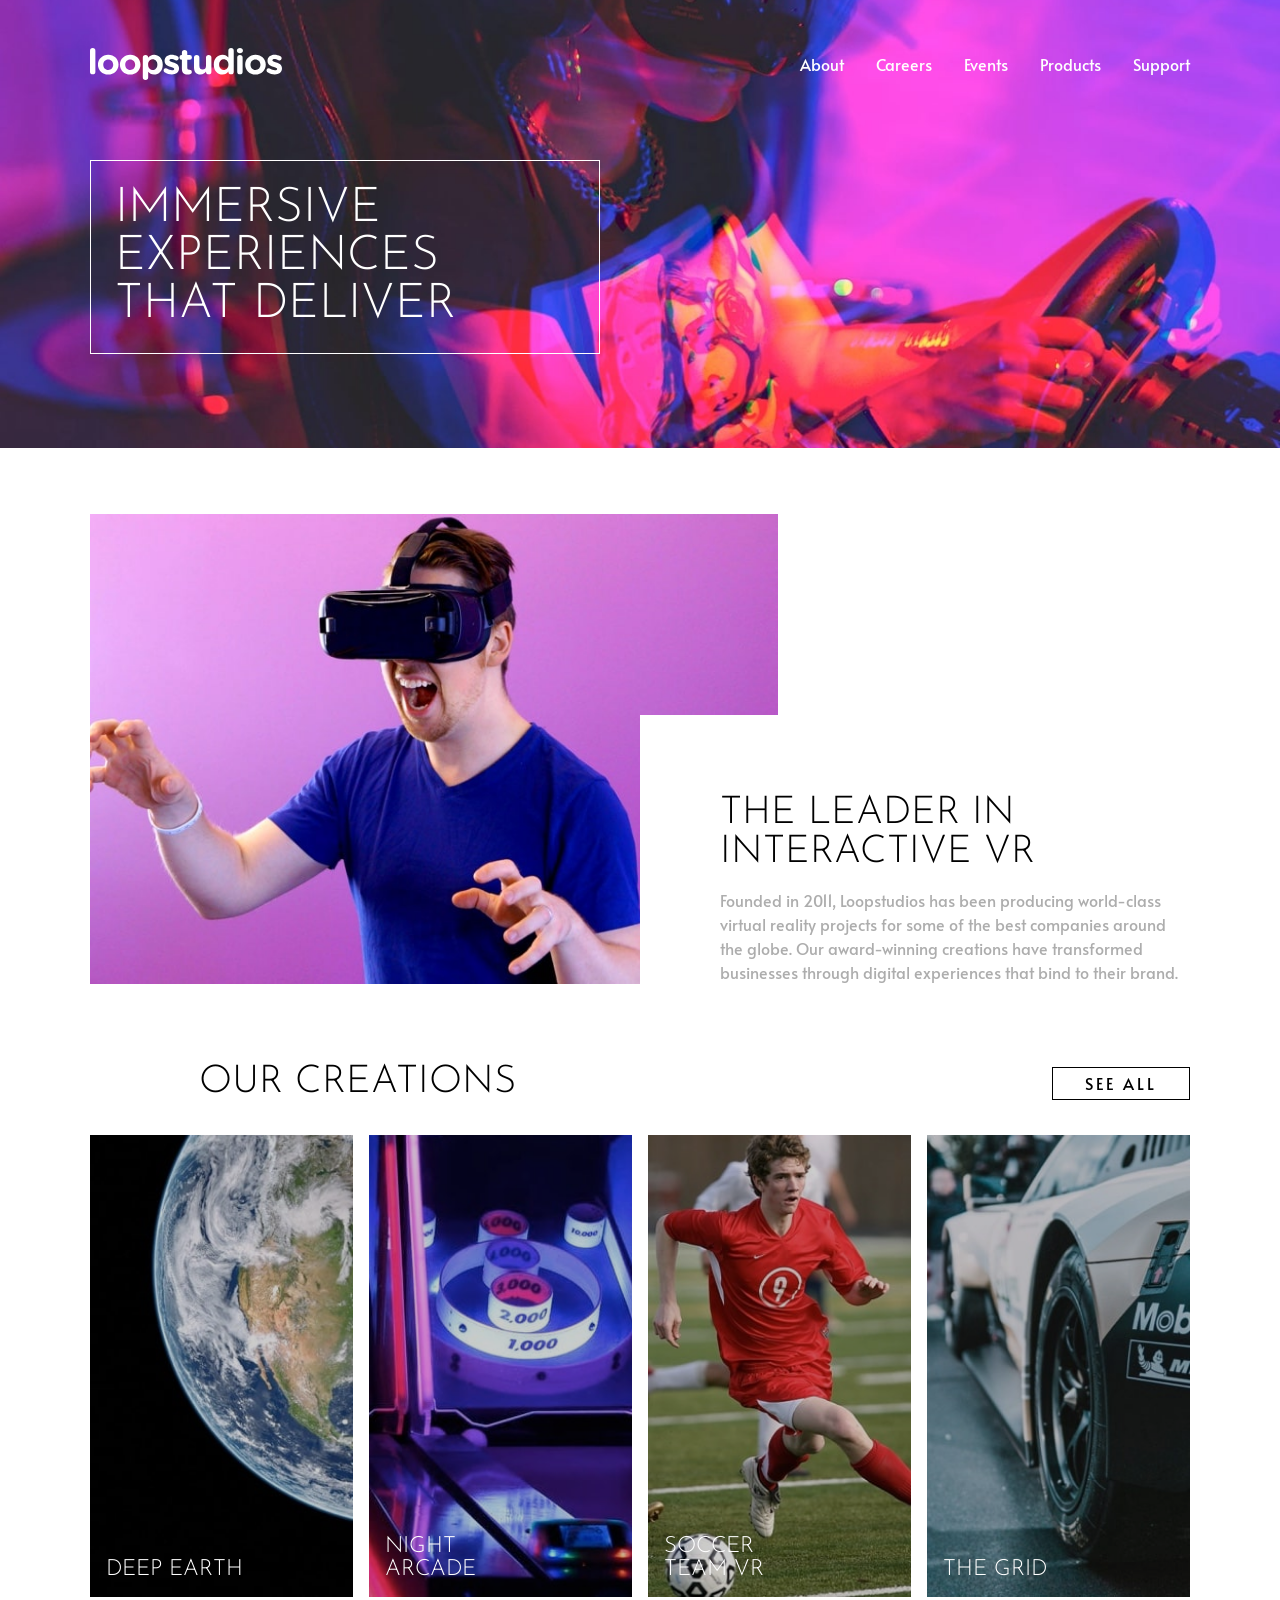
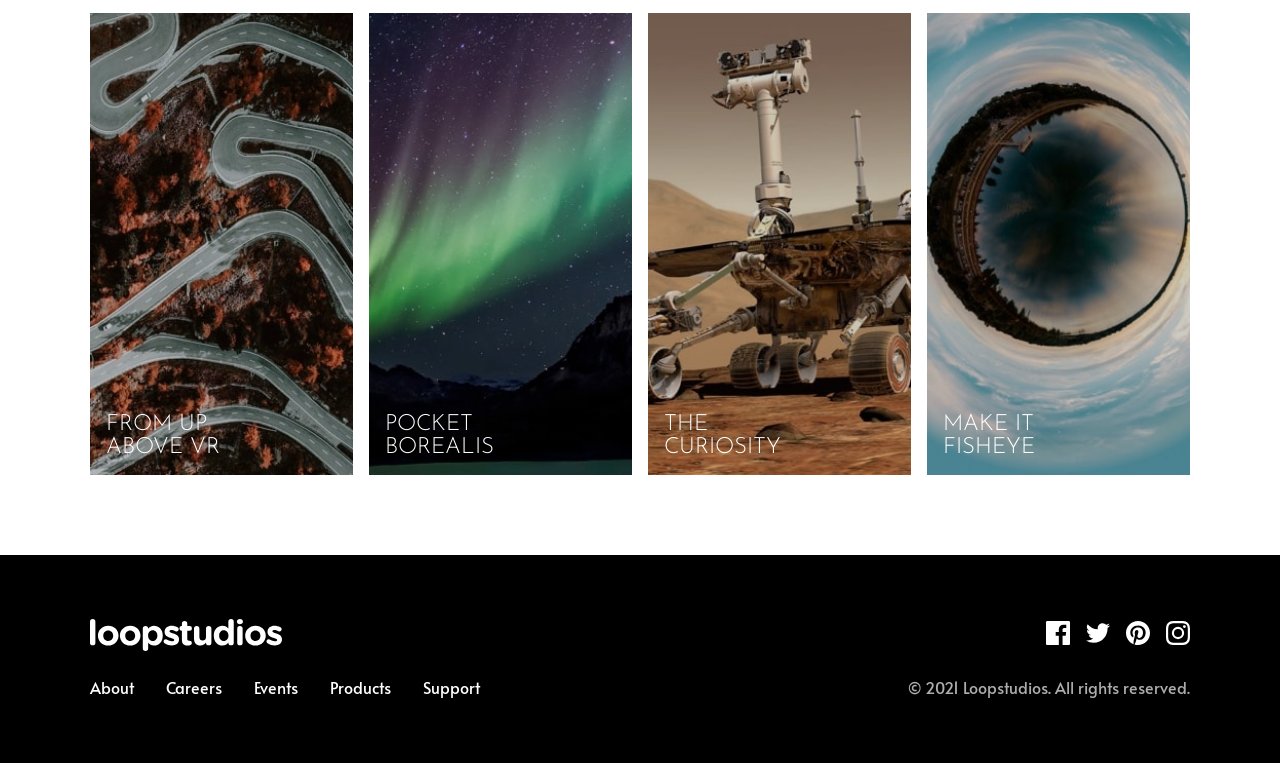
<file: index.html>
<!doctype html>
<html lang="en">
  <head>
    <meta charset="UTF-8" />
    <meta name="viewport" content="width=device-width, initial-scale=1.0" />
    <link rel="stylesheet" href="css/style.css" />
    <title>Loopstudios Landing Page</title>
  </head>
  <body>
    <header class="header">
      <div class="wrapper header__wrapper">
        <a href="/"><img src="/assets/images/logo.svg" alt="Loopstudios" /></a>
        <button class="nav-toggler"></button>
        <nav class="header__nav">
          <ul class="links links--header" role="list">
            <li><a href="#" class="link">About</a></li>
            <li><a href="#" class="link">Careers</a></li>
            <li><a href="#" class="link">Events</a></li>
            <li><a href="#" class="link">Products</a></li>
            <li><a href="#" class="link">Support</a></li>
          </ul>
        </nav>
      </div>
    </header>

    <main>
      <section class="hero">
        <div class="wrapper hero__wrapper">
          <h1 class="hero__title">Immersive experiences that deliver</h1>
        </div>
      </section>

      <section class="showcase">
        <div class="wrapper showcase__wrapper">
          <picture class="showcase__image">
            <source
              media="(width < 60em)"
              srcset="/assets/images/mobile/image-interactive.jpg"
            />
            <img
              src="/assets/images/desktop/image-interactive.jpg"
              alt="A man wearing a VR device"
            />
          </picture>
          <div class="showcase__content flow">
            <h2>The leader in interactive vr</h2>
            <p>
              Founded in 2011, Loopstudios has been producing world-class
              virtual reality projects for some of the best companies around the
              globe. Our award-winning creations have transformed businesses
              through digital experiences that bind to their brand.
            </p>
          </div>
        </div>
      </section>

      <section class="creations">
        <div class="wrapper creations__wrapper">
          <h2 class="creations__title">Our Creations</h2>
          <ul class="creations-list" role="list">
            <li class="creation">
              <h3 class="creation__title">Deep earth</h3>
              <picture class="creation__image">
                <source
                  media="(width < 25em)"
                  srcset="/assets/images/mobile/image-deep-earth.jpg"
                />
                <img
                  src="/assets/images/desktop/image-deep-earth.jpg"
                  alt="An image of earth from space"
                />
              </picture>
            </li>
            <li class="creation">
              <h3 class="creation__title">Night Arcade</h3>
              <picture class="creation__image">
                <source
                  media="(width < 25em)"
                  srcset="/assets/images/mobile/image-night-arcade.jpg"
                />
                <img
                  src="/assets/images/desktop/image-night-arcade.jpg"
                  alt="An image of a night arcade"
                />
              </picture>
            </li>
            <li class="creation">
              <h3 class="creation__title">Soccer team VR</h3>
              <picture class="creation__image">
                <source
                  media="(width < 25em)"
                  srcset="/assets/images/mobile/image-soccer-team.jpg"
                />
                <img
                  src="/assets/images/desktop/image-soccer-team.jpg"
                  alt="An image of a man playing football"
                />
              </picture>
            </li>
            <li class="creation">
              <h3 class="creation__title">The grid</h3>
              <picture class="creation__image">
                <source
                  media="(width < 25em)"
                  srcset="/assets/images/mobile/image-grid.jpg"
                />
                <img
                  src="/assets/images/desktop/image-grid.jpg"
                  alt="An image of a racing car"
                />
              </picture>
            </li>
            <li class="creation">
              <h3 class="creation__title">From up above VR</h3>
              <picture class="creation__image">
                <source
                  media="(width < 25em)"
                  srcset="/assets/images/mobile/image-from-above.jpg"
                />
                <img
                  src="/assets/images/desktop/image-from-above.jpg"
                  alt="An image of a VR angle shot from above"
                />
              </picture>
            </li>
            <li class="creation">
              <h3 class="creation__title">Pocket Borealis</h3>
              <picture class="creation__image">
                <source
                  media="(width < 25em)"
                  srcset="/assets/images/mobile/image-pocket-borealis.jpg"
                />
                <img
                  src="/assets/images/desktop/image-pocket-borealis.jpg"
                  alt="An image of nothern night lights"
                />
              </picture>
            </li>
            <li class="creation">
              <h3 class="creation__title">The curiosity</h3>
              <picture class="creation__image">
                <source
                  media="(width < 25em)"
                  srcset="/assets/images/mobile/image-curiosity.jpg"
                />
                <img
                  src="/assets/images/desktop/image-curiosity.jpg"
                  alt="An image of a space station"
                />
              </picture>
            </li>
            <li class="creation">
              <h3 class="creation__title">Make it fisheye</h3>
              <picture class="creation__image">
                <source
                  media="(width < 25em)"
                  srcset="/assets/images/mobile/image-fisheye.jpg"
                />
                <img
                  src="/assets/images/desktop/image-fisheye.jpg"
                  alt="An image of a fisheye vr shot"
                />
              </picture>
            </li>
          </ul>
          <button class="btn creations__btn">See All</button>
        </div>
      </section>
    </main>

    <footer class="footer">
      <div class="wrapper footer__wrapper">
        <a class="footer-logo" href="/"
          ><img src="/assets/images/logo.svg" alt="Loopstudios"
        /></a>
        <ul class="links links--footer" role="list">
          <li><a href="#" class="link">About</a></li>
          <li><a href="#" class="link">Careers</a></li>
          <li><a href="#" class="link">Events</a></li>
          <li><a href="#" class="link">Products</a></li>
          <li><a href="#" class="link">Support</a></li>
        </ul>
        <ul class="social-links" role="list">
          <li>
            <a href="" class="link link--full-underline"
              ><img src="/assets/images/icon-facebook.svg" alt="Facebook"
            /></a>
          </li>
          <li>
            <a href="" class="link link--full-underline"
              ><img src="/assets/images/icon-twitter.svg" alt="Twitter"
            /></a>
          </li>
          <li>
            <a href="" class="link link--full-underline"
              ><img src="/assets/images/icon-pinterest.svg" alt="Pinterest"
            /></a>
          </li>
          <li>
            <a href="" class="link link--full-underline"
              ><img src="/assets/images/icon-instagram.svg" alt="Instagram"
            /></a>
          </li>
        </ul>
        <p class="footer__copyright">
          &copy; 2021 Loopstudios. All rights reserved.
        </p>
      </div>
    </footer>

    <script src="/main.js"></script>
  </body>
</html>
</file>
<file: css/style.css>
/* FONTS */
/* alata-regular - latin */
@font-face {
  font-display: swap; /* Check https://developer.mozilla.org/en-US/docs/Web/CSS/@font-face/font-display for other options. */
  font-family: 'Alata';
  font-style: normal;
  font-weight: 400;
  src: url('/assets/fonts/alata-v12-latin/alata-v12-latin-regular.woff2') format('woff2'); /* Chrome 36+, Opera 23+, Firefox 39+, Safari 12+, iOS 10+ */
}

/* josefin-sans-300 - latin */
@font-face {
  font-display: swap; /* Check https://developer.mozilla.org/en-US/docs/Web/CSS/@font-face/font-display for other options. */
  font-family: 'Josefin Sans';
  font-style: normal;
  font-weight: 300;
  src: url('/assets/fonts/josefin-sans-v34-latin/josefin-sans-v34-latin-300.woff2') format('woff2'); /* Chrome 36+, Opera 23+, Firefox 39+, Safari 12+, iOS 10+ */
}

/* CUSTOM PROPERTIES */
:root {
  --clr-white: hsl(0, 0%, 100%);
  --clr-black: hsl(0, 0%, 0%);
  --clr-grey: hsl(0, 0%, 68%);

  --ff-primary: 'Alata';
  --ff-secondary: 'Josefin Sans';
}

/* RESET STYLES */
/* Box sizing rules */
*,
*::before,
*::after {
  box-sizing: border-box;
}

/* Remove default margin */
* {
  margin: 0;
  padding: 0;
  font: inherit;
}

/* Remove list styles on ul, ol elements 
with a list role, which suggests default 
styling will be removed */
ul[role='list'],
ol[role='list'] {
  list-style: none;
}

/* Set core root defaults */
html:focus-within {
  scroll-behavior: smooth;
}

html,
body {
  min-height: 100%;
  /* height: 100%; */
}

/* Set core body defaults */
body {
  text-rendering: optimizeSpeed;
  line-height: 1.5;
}

/* A elements that don't have a class get default styles */
a:not([class]) {
  text-decoration-skip-ink: auto;
}

/* Make images easier to work with */
img,
picture,
svg {
  max-width: 100%;
  display: block;
}

/* Remove all animations, transitions and smooth scroll for people that prefer not to see them */
@media (prefers-reduced-motion: reduce) {
  html:focus-within {
   scroll-behavior: auto;
  }
  
  *,
  *::before,
  *::after {
    animation-duration: 0.01ms !important;
    animation-iteration-count: 1 !important;
    transition-duration: 0.01ms !important;
    scroll-behavior: auto !important;
  }
}

body {
  font-family: var(--ff-primary);
  color: var(--clr-grey);
  /* padding: 1rem 3rem; */
  /* background-color: var(--clr-black); */
}

h1, h2, h3 {
  text-transform: uppercase;
  line-height: 1;
  color: var(--clr-black);
  font-family: var(--ff-secondary);
}

h1 {
  font-size: 2rem;
  font-size: clamp(2rem, -0.6666666666666665rem + 13.333333333333334vw, 2.5rem);
}

h2 {
  font-size: 1.975rem;
}

h3 {
  font-size: 1.4rem;
}

@media (min-width: 50em) {
  h2 {
    font-size: 2.4rem;
  }
}

/* LINKS */
.link {
  color: var(--clr-white);
  text-decoration: none;
  display: inline-block;
}

.link:hover {
  position: relative;
}

.link:hover::after {
  content: '';
  position: absolute;
  height: 2px;
  border-radius: 1px;
  width: 40%;
  bottom: -10px;
  left: 50%;
  transform: translateX(-50%);
  display: block;
  background-color: var(--clr-white);
}

.link--full-underline:hover::after {
  width: 100%;
}

/* BUTTONS */
.btn {
  text-transform: uppercase;
  letter-spacing: 3px;
  padding: .2em 2em;
  outline: 0;
  background-color: var(--clr-white);
  border: 1px solid var(--clr-black);
  cursor: pointer;
  transition-property: background-color, color;
  transition-duration: 300ms;
  transition-timing-function: ease-in-out;
}

.btn:hover, .btn:focus-visible {
  background-color: var(--clr-black);
  color: var(--clr-white);
}

/* HEADER SECTION */
.header {
  padding: 3rem 0;
  position: relative;
  z-index: 1;
}

.header__wrapper {
  display: flex;
  justify-content: space-between;
  align-items: center;
  gap: 1.4rem;
}

.nav-toggler {
  display: none;

  width: 2rem;
  aspect-ratio: 1 / 1;
  border: 0;
  background-image: url(/assets/images/icon-hamburger.svg);
  background-repeat: no-repeat;
  background-size: contain;
  background-position: center;
  background-color: transparent;
  cursor: pointer;
}

.links {
  display: flex;
  gap: 0.8rem;
  gap: clamp(0.8rem, -0.19999999999999996rem + 3.2vw, 2rem);
}

@media (max-width: 37.5em) {
  body.no-scroll {
    max-height: 100vh;
    overflow: hidden;
  }

  .header__nav {
    display: none;
  }

  .header__nav.expanded {
    display: revert;

    background-color: var(--clr-black);
    position: fixed;
    inset: 0;
    z-index: -1;
  }

  .links--header {
    display: grid;
    gap: 1.2rem;
    margin-top: 10rem;
    text-transform: uppercase;
    font-size: 1.4rem;
    font-family: var(--ff-secondary);
    padding: 1rem; 
  }

  .nav-toggler {
    display: revert;
  }

  .nav-toggler.show-close {
    background-image: url(/assets/images/icon-close.svg);
    width: 1.5rem;
  }
}

/* HERO SECTION */
.hero {
  padding: 8rem 0 11rem;
}

.hero__title {
  color: var(--clr-white);
  border: 1px solid var(--clr-white);
  padding: 1.5rem;
  max-width: 22.5rem;
}

.hero::before {
  content: '';
  position: absolute;
  display: block;
  top: 0;
  width: 100%;
  padding: 19rem 0;
  z-index: -2;
  background-image: url(/assets/images/mobile/image-hero.jpg);
  background-repeat: no-repeat;
  background-position: center;
  background-size: cover;
}

@media (min-width: 37.5em) {
  .hero {
    padding: 2rem 0 6rem;
  }

  .hero::before {
    background-image: url(/assets/images/desktop/image-hero.jpg);
    padding: 14rem 0;
  }

  .hero__title {
    font-size: 3rem;
    max-width: 17ch;
  } 
}

/* SHOWCASE SECTION */
.showcase {
  padding: 4rem 0 5rem;
  text-align: center;
  /* outline: 2px solid red; */
}

.showcase__wrapper {
  display: grid;
  gap: 2rem;
}

.showcase__image img {
  margin: 0 auto;
}

.showcase__content {
  background-color: var(--clr-white);
}

@media (min-width: 60em) {
  .showcase__wrapper {
    grid-template-columns: repeat(8, 1fr);
    grid-template-rows: 6rem auto;
    align-items: end;
    gap: revert;
  }

  .showcase__image {
    grid-column: 1 / span 5;
    grid-row: 1 / span 2;
  }

  .showcase__content {
    grid-column: 5 / -1;
    grid-row: 2 / -1;
    padding: 5rem 0 0 5rem;
    text-align: left;
  }
}

/* CREATIONS SECTION */
.creations {
  text-align: center;
}

.creations__wrapper {
  display: grid;
  gap: 2rem;
}

.creations__title {
  align-self: center;
}

.creations-list {
  display: grid;
  gap: 1rem;
}

.creation {
  display: grid;
  /* border: 1px solid black; */
  position: relative;
  cursor: pointer;
}

.creation::before {
  content: '';
  position: absolute;
  inset: 0;
  background-color: rgba(0, 0, 0, .2);
}

.creation img {
  width: 100%;
  aspect-ratio: 1 / 0.36;
  object-fit: cover;
  object-position: center;
}

.creation__image,
.creation__title {
  grid-column: 1 / 2;
  grid-row: 1 / 2;
}

.creation__title {
  color: var(--clr-white);
  z-index: 1;
  text-align: left;
  align-self: end;
  max-width: 10ch;
  margin: 0 0 1rem 1rem;
}

.creation:hover img {
  opacity: .35;
}

.creation:hover .creation__title {
  color: var(--clr-black);
}

.creation:hover::before {
  display: none;
}

.creations__btn {
  justify-self: center;
}

@media (min-width: 37.5em) {
  .creations-list {
    grid-template-columns: repeat(auto-fit, minmax(10rem, 1fr));
  }

  .creation img {
    aspect-ratio: auto;
  }
}

@media (min-width: 38.75em) {
  .creations__wrapper {
    grid-template-columns: 1fr 1fr;
  }

  .creations__btn {
    grid-row: 1/2;
    grid-column: 2 / -1;
    justify-self: end;
    align-self: center;
  }

  .creations-list {
    grid-column: 1 / -1;
  }
}

@media (min-width: 65em) {
  .creations-list {
    grid-template-columns: repeat(4, 1fr);
  }
}

/* FOOTER SECTION */
.footer {
  margin-top: 5rem;
  background-color: var(--clr-black);
  padding: 4rem 0;
}

.footer__wrapper {
  display: grid;
  justify-items: center;

}

.footer__wrapper > :where(:not(:first-child, :last-child)) {
  margin-top: 2rem;
}

.links--footer {
  /* gap: 2rem; */
  display: grid;
  gap: 1rem;
}

.social-links {
  display: flex;
  align-items: center;
  gap: 1rem;
}

.footer__copyright {
  margin-top: .6rem;
}

@media (min-width: 45em) {
  .footer__wrapper {
    grid-template-columns: 1fr 1fr;
    gap: 1.5rem;
  }

  .footer__wrapper > * {
    margin-top: 0;
  }

  .footer-logo {
    justify-self: start;
  }

  .links--footer {
    display: flex;
    justify-self: start;
    gap: 1rem;
    gap: clamp(1rem, -0.894736842105263rem + 4.2105263157894735vw, 2rem);
  }

  .social-links {
    grid-column: 2 / -1;
    grid-row: 1 / 2;
    justify-self: end;
  }

  .footer__copyright {justify-self: end;}
}

/* UTILITY CLASSES */
.wrapper {
  width: min(calc(100% - 3rem), 68.75rem); /*1100px*/
  margin: 0 auto;
}

.flow > * + * {
  margin-top: 1rem;
}
</file>
